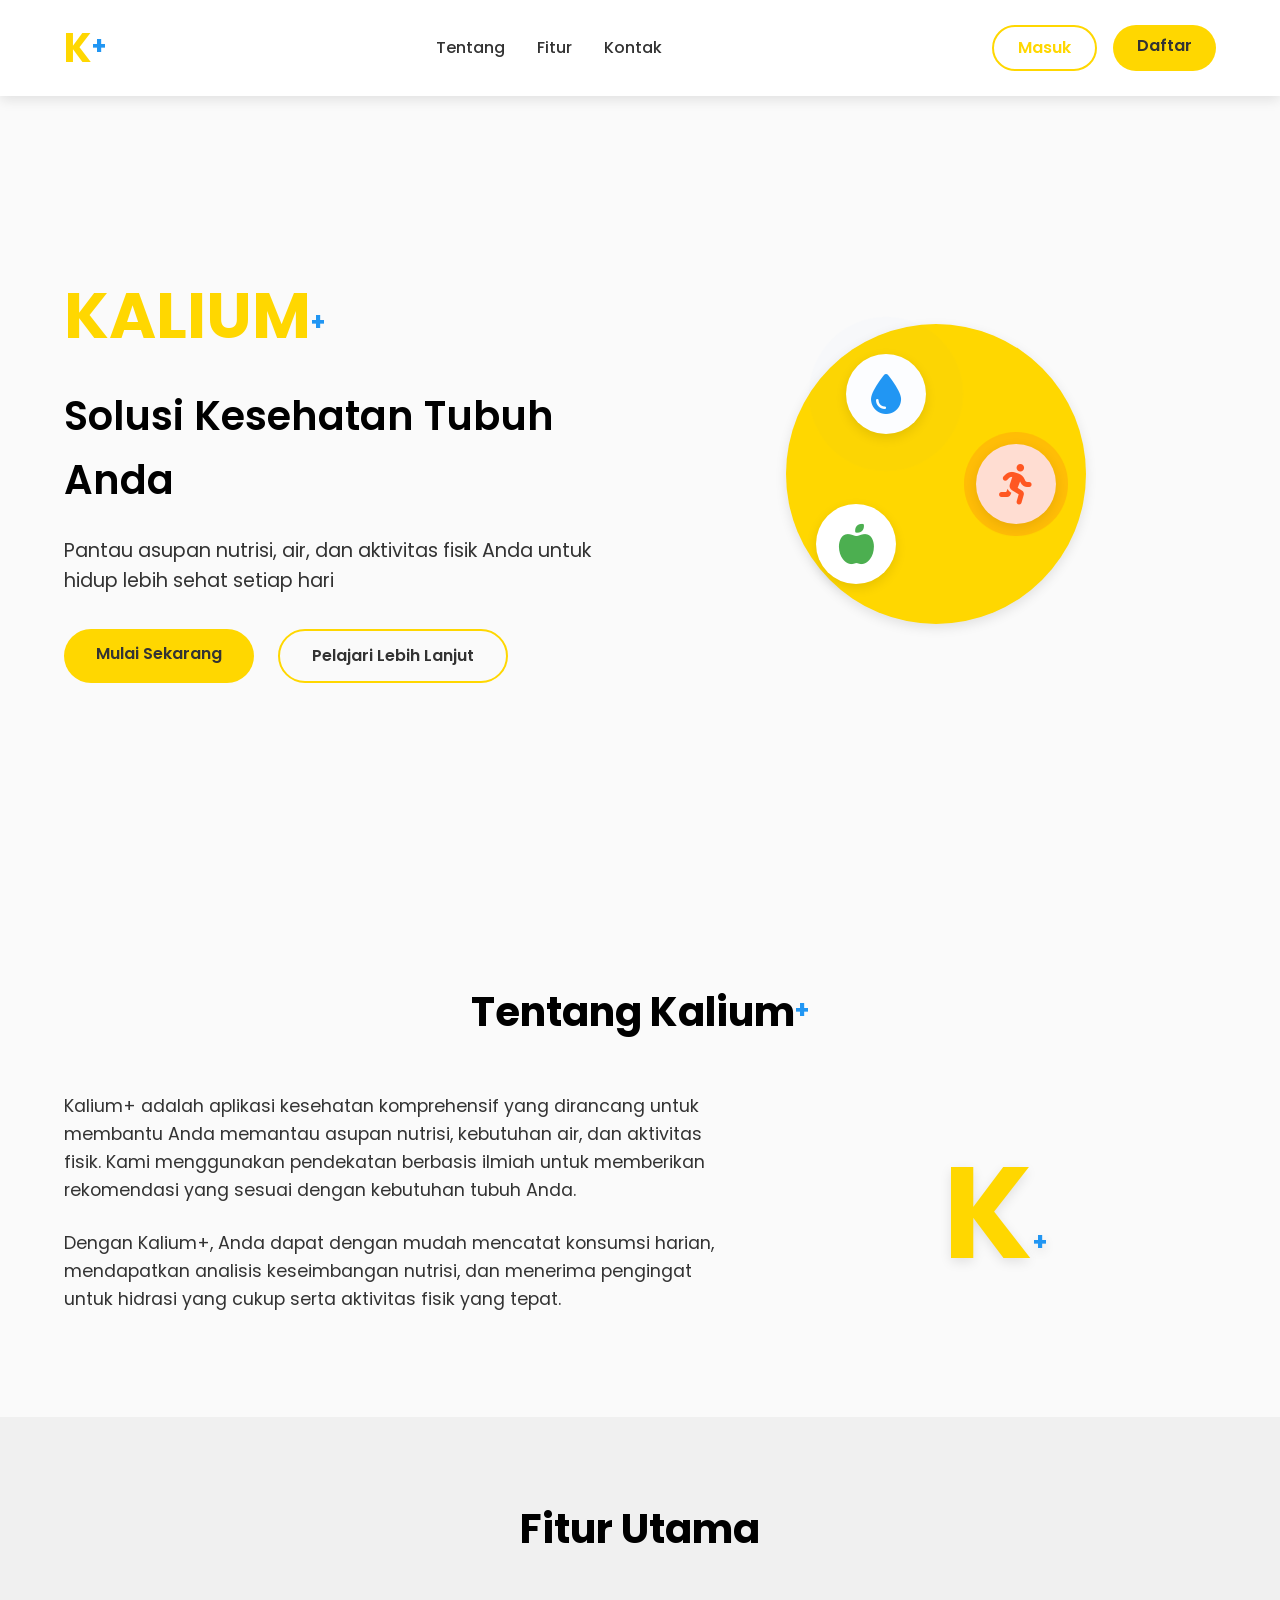
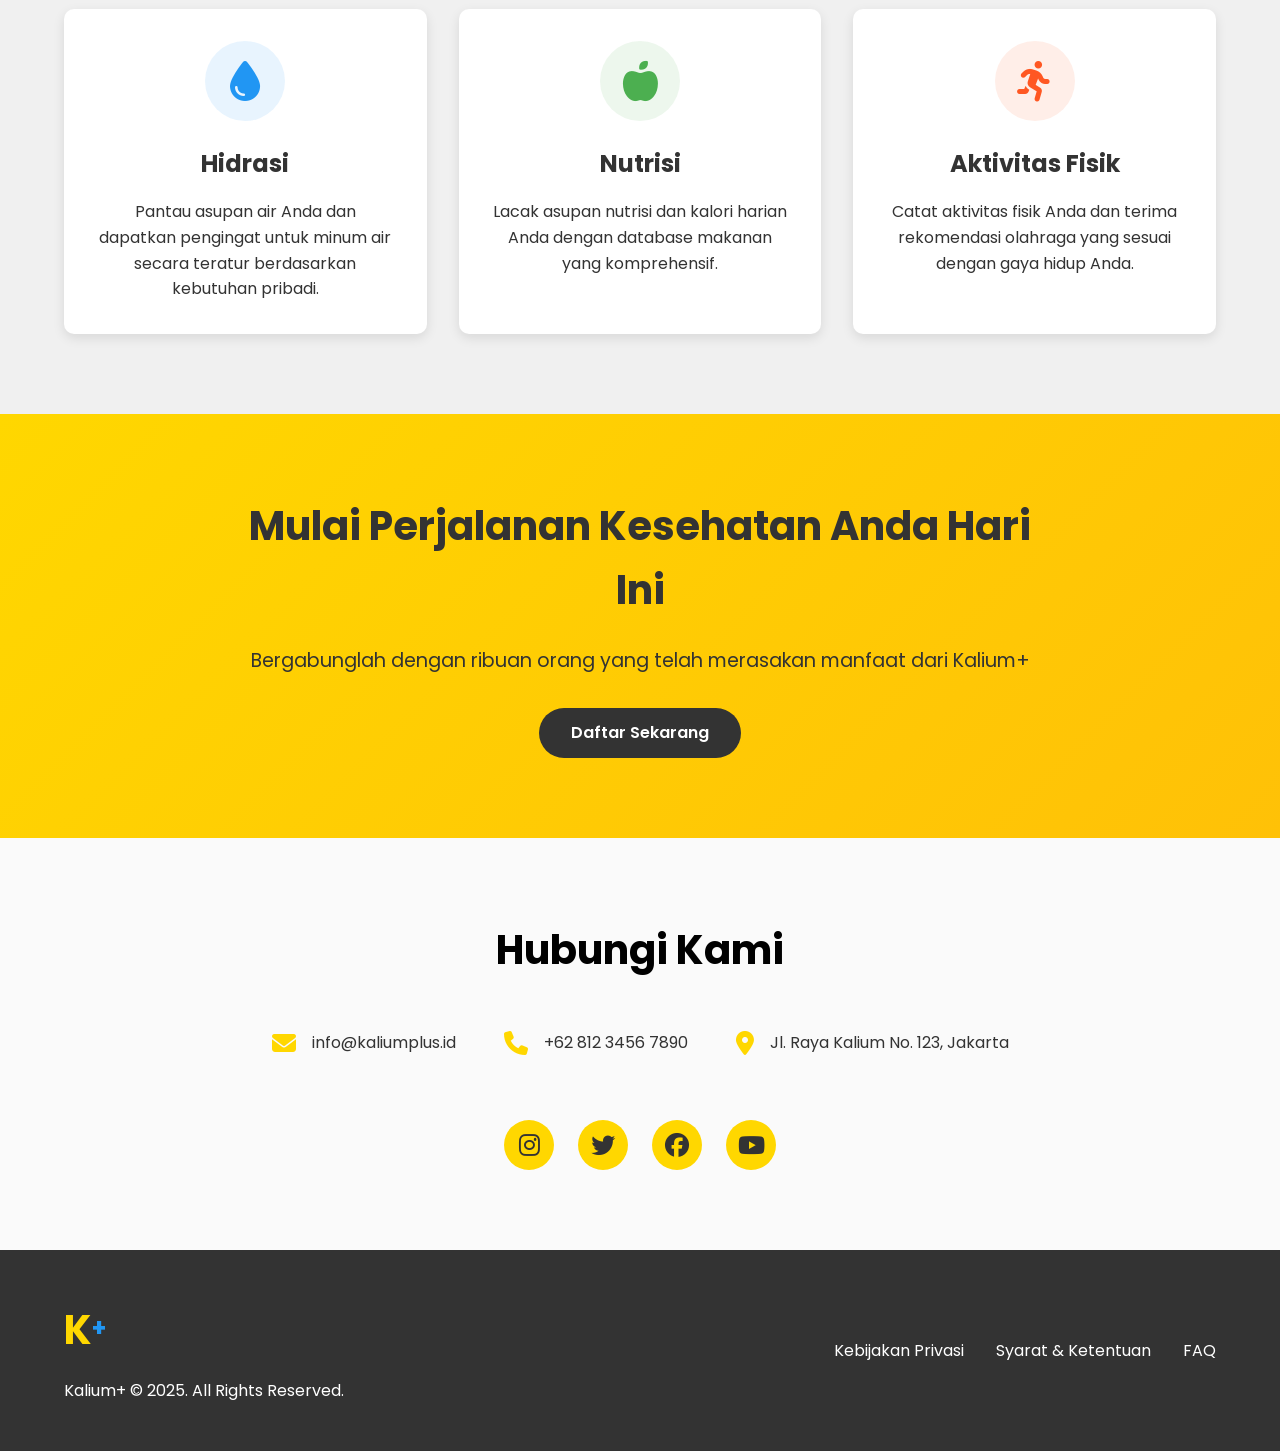
<file: templates/index.html>
<!DOCTYPE html>
<html lang="id">
<head>
    <meta charset="UTF-8">
    <meta name="viewport" content="width=device-width, initial-scale=1.0">
    <title>Kalium - Asupan Kesehatan Tubuh</title>
    <link rel="stylesheet" href="/static/styles.css">
    <link rel="stylesheet" href="https://cdnjs.cloudflare.com/ajax/libs/font-awesome/6.1.1/css/all.min.css">
    <script src="https://cdnjs.cloudflare.com/ajax/libs/gsap/3.9.1/gsap.min.js"></script>
</head>
<body>
    <header>
        <nav>
            <div class="logo-container">
                <div class="logo">K<span class="plus">+</span></div>
            </div>
            <div class="nav-links">
                <a href="#tentang">Tentang</a>
                <a href="#fitur">Fitur</a>
                <a href="#kontak">Kontak</a>
            </div>
            <div class="auth-buttons">
                <a href="/auth/login" class="login-btn">Masuk</a>
                <a href="/auth/register" class="register-btn">Daftar</a>
            </div>
            <div class="hamburger">
                <span></span>
                <span></span>
                <span></span>
            </div>
        </nav>
    </header>

    <main>
        <section class="hero">
            <div class="hero-content">
                <h1>KALIUM<span class="plus">+</span></h1>
                <h2>Solusi Kesehatan Tubuh Anda</h2>
                <p>Pantau asupan nutrisi, air, dan aktivitas fisik Anda untuk hidup lebih sehat setiap hari</p>
                <div class="hero-buttons">
                    <a href="/auth/register" class="cta-button">Mulai Sekarang</a>
                    <a href="#tentang" class="learn-more">Pelajari Lebih Lanjut</a>
                </div>
            </div>
            <div class="hero-image">
                <div class="health-illustration">
                    <div class="water-animation">
                        <i class="fas fa-tint"></i>
                        <div class="ripple"></div>
                    </div>
                    <div class="nutrition-animation">
                        <i class="fas fa-apple-alt"></i>
                        <div class="pulse"></div>
                    </div>
                    <div class="exercise-animation">
                        <i class="fas fa-running"></i>
                        <div class="heartbeat"></div>
                    </div>
                </div>
            </div>
        </section>

        <section id="tentang" class="about">
            <h2>Tentang Kalium<span class="plus">+</span></h2>
            <div class="about-content">
                <div class="about-text">
                    <p>Kalium+ adalah aplikasi kesehatan komprehensif yang dirancang untuk membantu Anda memantau asupan nutrisi, kebutuhan air, dan aktivitas fisik. Kami menggunakan pendekatan berbasis ilmiah untuk memberikan rekomendasi yang sesuai dengan kebutuhan tubuh Anda.</p>
                    <p>Dengan Kalium+, Anda dapat dengan mudah mencatat konsumsi harian, mendapatkan analisis keseimbangan nutrisi, dan menerima pengingat untuk hidrasi yang cukup serta aktivitas fisik yang tepat.</p>
                </div>
                <div class="about-image">
                    <div class="k-logo">
                        <span>K</span><span class="plus">+</span>
                    </div>
                </div>
            </div>
        </section>

        <section id="fitur" class="features">
            <h2>Fitur Utama</h2>
            <div class="feature-cards">
                <div class="feature-card water">
                    <div class="icon-container">
                        <i class="fas fa-tint"></i>
                    </div>
                    <h3>Hidrasi</h3>
                    <p>Pantau asupan air Anda dan dapatkan pengingat untuk minum air secara teratur berdasarkan kebutuhan pribadi.</p>
                </div>
                <div class="feature-card nutrition">
                    <div class="icon-container">
                        <i class="fas fa-apple-alt"></i>
                    </div>
                    <h3>Nutrisi</h3>
                    <p>Lacak asupan nutrisi dan kalori harian Anda dengan database makanan yang komprehensif.</p>
                </div>
                <div class="feature-card exercise">
                    <div class="icon-container">
                        <i class="fas fa-running"></i>
                    </div>
                    <h3>Aktivitas Fisik</h3>
                    <p>Catat aktivitas fisik Anda dan terima rekomendasi olahraga yang sesuai dengan gaya hidup Anda.</p>
                </div>
            </div>
        </section>

        <section class="cta">
            <div class="cta-content">
                <h2>Mulai Perjalanan Kesehatan Anda Hari Ini</h2>
                <p>Bergabunglah dengan ribuan orang yang telah merasakan manfaat dari Kalium+</p>
                <a href="/auth/register" class="cta-button">Daftar Sekarang</a>
            </div>
        </section>

        <section id="kontak" class="contact">
            <h2>Hubungi Kami</h2>
            <div class="contact-content">
                <div class="contact-info">
                    <div class="contact-item">
                        <i class="fas fa-envelope"></i>
                        <p>info@kaliumplus.id</p>
                    </div>
                    <div class="contact-item">
                        <i class="fas fa-phone"></i>
                        <p>+62 812 3456 7890</p>
                    </div>
                    <div class="contact-item">
                        <i class="fas fa-map-marker-alt"></i>
                        <p>Jl. Raya Kalium No. 123, Jakarta</p>
                    </div>
                </div>
                <div class="social-media">
                    <a href="#" class="social-icon"><i class="fab fa-instagram"></i></a>
                    <a href="#" class="social-icon"><i class="fab fa-twitter"></i></a>
                    <a href="#" class="social-icon"><i class="fab fa-facebook"></i></a>
                    <a href="#" class="social-icon"><i class="fab fa-youtube"></i></a>
                </div>
            </div>
        </section>
    </main>

    <footer>
        <div class="footer-content">
            <div class="footer-logo">
                <div class="logo">K<span class="plus">+</span></div>
                <p>Kalium+ © 2025. All Rights Reserved.</p>
            </div>
            <div class="footer-links">
                <ul>
                    <li><a href="#">Kebijakan Privasi</a></li>
                    <li><a href="#">Syarat & Ketentuan</a></li>
                    <li><a href="#">FAQ</a></li>
                </ul>
            </div>
        </div>
    </footer>

    <script>
        // Hamburger menu functionality
        document.querySelector('.hamburger').addEventListener('click', function() {
            this.classList.toggle('active');
            document.querySelector('.nav-links').classList.toggle('active');
            document.querySelector('.auth-buttons').classList.toggle('active');
        });

        // Logo animation
        gsap.to(".logo .plus", {
            rotation: 360,
            duration: 4,
            repeat: -1,
            ease: "power1.inOut"
        });

        // Water animation
        gsap.to(".water-animation .ripple", {
            scale: 2,
            opacity: 0,
            duration: 2,
            repeat: -1,
            ease: "power1.out"
        });

        // Nutrition animation
        gsap.to(".nutrition-animation .pulse", {
            scale: 1.5,
            opacity: 0,
            duration: 1.5,
            repeat: -1,
            ease: "power1.inOut"
        });

        // Exercise animation
        gsap.to(".exercise-animation .heartbeat", {
            scale: 1.3,
            duration: 0.5,
            repeat: -1,
            yoyo: true,
            ease: "power1.inOut"
        });

        // Scroll animations
        window.addEventListener('scroll', function() {
            const sections = document.querySelectorAll('section');
            sections.forEach(section => {
                const sectionTop = section.getBoundingClientRect().top;
                if (sectionTop < window.innerHeight * 0.75) {
                    section.classList.add('visible');
                }
            });
        });
    </script>
</body>
</html>
</file>
<file: static/styles.css>
/* styles.css */
@import url('https://fonts.googleapis.com/css2?family=Poppins:wght@300;400;500;600;700&display=swap');

:root {
    --primary: #FFD700;
    --primary-dark: #FFC107;
    --secondary: #2196F3;
    --accent: #FF9800;
    --text-dark: #333333;
    --text-light: #FFFFFF;
    --background: #FAFAFA;
    --background-alt: #F0F0F0;
    --shadow: 0 4px 12px rgba(0, 0, 0, 0.1);
}

* {
    margin: 0;
    padding: 0;
    box-sizing: border-box;
}

body {
    font-family: 'Poppins', sans-serif;
    background-color: var(--background);
    color: var(--text-dark);
    line-height: 1.6;
    overflow-x: hidden;
}

a {
    text-decoration: none;
    color: inherit;
}

/* Header & Navigation */
header {
    position: fixed;
    top: 0;
    width: 100%;
    background-color: rgba(255, 255, 255, 0.95);
    box-shadow: var(--shadow);
    z-index: 1000;
}

nav {
    display: flex;
    justify-content: space-between;
    align-items: center;
    padding: 1rem 5%;
    max-width: 1400px;
    margin: 0 auto;
}

.logo-container {
    display: flex;
    align-items: center;
}

.logo {
    font-size: 2.5rem;
    font-weight: 700;
    color: var(--primary);
    position: relative;
}

.plus {
    color: var(--secondary);
    font-size: 1.5rem;
    position: relative;
    top: -0.5rem;
}

.nav-links {
    display: flex;
    gap: 2rem;
}

.nav-links a {
    color: var(--text-dark);
    font-weight: 500;
    transition: color 0.3s;
}

.nav-links a:hover {
    color: var(--primary);
}

.auth-buttons {
    display: flex;
    gap: 1rem;
}

.login-btn {
    padding: 0.5rem 1.5rem;
    border: 2px solid var(--primary);
    border-radius: 50px;
    color: var(--primary);
    font-weight: 600;
    transition: all 0.3s;
}

.login-btn:hover {
    background-color: var(--primary);
    color: var(--text-dark);
}

.register-btn {
    padding: 0.5rem 1.5rem;
    background-color: var(--primary);
    border-radius: 50px;
    color: var(--text-dark);
    font-weight: 600;
    transition: all 0.3s;
}

.register-btn:hover {
    background-color: var(--primary-dark);
}

.hamburger {
    display: none;
    cursor: pointer;
}

.hamburger span {
    display: block;
    width: 25px;
    height: 3px;
    margin: 5px 0;
    background-color: var(--text-dark);
    transition: all 0.3s;
}

/* Hero Section */
.hero {
    display: flex;
    align-items: center;
    min-height: 100vh;
    padding: 6rem 5% 3rem;
    max-width: 1400px;
    margin: 0 auto;
}

.hero-content {
    flex: 1;
    padding-right: 2rem;
}

.hero-content h1 {
    font-size: 4rem;
    font-weight: 700;
    color: var(--primary);
    margin-bottom: 1rem;
}

.hero-content h2 {
    font-size: 2.5rem;
    font-weight: 600;
    margin-bottom: 1.5rem;
}

.hero-content p {
    font-size: 1.2rem;
    margin-bottom: 2rem;
    max-width: 600px;
}

.hero-buttons {
    display: flex;
    gap: 1.5rem;
    flex-wrap: wrap;
}

.cta-button {
    padding: 0.75rem 2rem;
    background-color: var(--primary);
    border-radius: 50px;
    color: var(--text-dark);
    font-weight: 600;
    transition: all 0.3s;
    text-align: center;
}

.cta-button:hover {
    background-color: var(--primary-dark);
    transform: translateY(-3px);
}

.learn-more {
    padding: 0.75rem 2rem;
    border: 2px solid var(--primary);
    border-radius: 50px;
    color: var(--text-dark);
    font-weight: 600;
    transition: all 0.3s;
    text-align: center;
}

.learn-more:hover {
    background-color: var(--primary);
    transform: translateY(-3px);
}

.hero-image {
    flex: 1;
    display: flex;
    justify-content: center;
    align-items: center;
}

.health-illustration {
    position: relative;
    width: 300px;
    height: 300px;
    background-color: var(--primary);
    border-radius: 50%;
    display: flex;
    justify-content: center;
    align-items: center;
    box-shadow: var(--shadow);
}

/* Animations */
.water-animation, .nutrition-animation, .exercise-animation {
    position: absolute;
    display: flex;
    justify-content: center;
    align-items: center;
    width: 80px;
    height: 80px;
    background-color: white;
    border-radius: 50%;
    box-shadow: var(--shadow);
}

.water-animation {
    top: 10%;
    left: 20%;
}

.nutrition-animation {
    top: 60%;
    left: 10%;
}

.exercise-animation {
    top: 40%;
    right: 10%;
}

.water-animation i, .nutrition-animation i, .exercise-animation i {
    font-size: 2.5rem;
    z-index: 2;
}

.water-animation i {
    color: var(--secondary);
}

.nutrition-animation i {
    color: #4CAF50;
}

.exercise-animation i {
    color: #FF5722;
}

.ripple, .pulse, .heartbeat {
    position: absolute;
    width: 100%;
    height: 100%;
    border-radius: 50%;
    z-index: 1;
}

.ripple {
    background-color: rgba(33, 150, 243, 0.2);
}

.pulse {
    background-color: rgba(76, 175, 80, 0.2);
}

.heartbeat {
    background-color: rgba(255, 87, 34, 0.2);
}

/* About Section */
.about {
    padding: 5rem 5%;
    max-width: 1400px;
    margin: 0 auto;
    opacity: 0;
    transform: translateY(20px);
    transition: all 0.8s ease;
}

.about.visible {
    opacity: 1;
    transform: translateY(0);
}

.about h2 {
    font-size: 2.5rem;
    text-align: center;
    margin-bottom: 3rem;
}

.about-content {
    display: flex;
    gap: 3rem;
    align-items: center;
}

.about-text {
    flex: 1.5;
}

.about-text p {
    margin-bottom: 1.5rem;
    font-size: 1.1rem;
}

.about-image {
    flex: 1;
    display: flex;
    justify-content: center;
}

.k-logo {
    font-size: 8rem;
    font-weight: 700;
    color: var(--primary);
    position: relative;
    text-shadow: var(--shadow);
}

/* Features Section */
.features {
    padding: 5rem 5%;
    background-color: var(--background-alt);
    opacity: 0;
    transform: translateY(20px);
    transition: all 0.8s ease;
}

.features.visible {
    opacity: 1;
    transform: translateY(0);
}

.features h2 {
    font-size: 2.5rem;
    text-align: center;
    margin-bottom: 3rem;
}

.feature-cards {
    display: flex;
    justify-content: space-between;
    gap: 2rem;
    max-width: 1400px;
    margin: 0 auto;
    flex-wrap: wrap;
}

.feature-card {
    flex: 1;
    min-width: 300px;
    background-color: white;
    border-radius: 10px;
    padding: 2rem;
    text-align: center;
    box-shadow: var(--shadow);
    transition: all 0.3s;
}

.feature-card:hover {
    transform: translateY(-10px);
}

.icon-container {
    width: 80px;
    height: 80px;
    border-radius: 50%;
    display: flex;
    justify-content: center;
    align-items: center;
    margin: 0 auto 1.5rem;
}

.water .icon-container {
    background-color: rgba(33, 150, 243, 0.1);
}

.nutrition .icon-container {
    background-color: rgba(76, 175, 80, 0.1);
}

.exercise .icon-container {
    background-color: rgba(255, 87, 34, 0.1);
}

.feature-card i {
    font-size: 2.5rem;
}

.water i {
    color: var(--secondary);
}

.nutrition i {
    color: #4CAF50;
}

.exercise i {
    color: #FF5722;
}

.feature-card h3 {
    margin-bottom: 1rem;
    font-size: 1.5rem;
}

/* CTA Section */
.cta {
    padding: 5rem 5%;
    background: linear-gradient(135deg, var(--primary) 0%, var(--primary-dark) 100%);
    text-align: center;
    opacity: 0;
    transform: translateY(20px);
    transition: all 0.8s ease;
}

.cta.visible {
    opacity: 1;
    transform: translateY(0);
}

.cta-content {
    max-width: 800px;
    margin: 0 auto;
}

.cta h2 {
    font-size: 2.5rem;
    color: var(--text-dark);
    margin-bottom: 1.5rem;
}

.cta p {
    font-size: 1.2rem;
    color: var(--text-dark);
    margin-bottom: 2rem;
}

.cta .cta-button {
    background-color: var(--text-dark);
    color: var(--text-light);
    display: inline-block;
}

.cta .cta-button:hover {
    background-color: var(--text-light);
    color: var(--text-dark);
}

/* Contact Section */
.contact {
    padding: 5rem 5%;
    max-width: 1400px;
    margin: 0 auto;
    opacity: 0;
    transform: translateY(20px);
    transition: all 0.8s ease;
}

.contact.visible {
    opacity: 1;
    transform: translateY(0);
}

.contact h2 {
    font-size: 2.5rem;
    text-align: center;
    margin-bottom: 3rem;
}

.contact-content {
    display: flex;
    flex-direction: column;
    gap: 2rem;
    align-items: center;
}

.contact-info {
    display: flex;
    flex-wrap: wrap;
    gap: 3rem;
    justify-content: center;
}

.contact-item {
    display: flex;
    align-items: center;
    gap: 1rem;
}

.contact-item i {
    font-size: 1.5rem;
    color: var(--primary);
}

.social-media {
    display: flex;
    gap: 1.5rem;
    margin-top: 2rem;
}

.social-icon {
    width: 50px;
    height: 50px;
    border-radius: 50%;
    background-color: var(--primary);
    display: flex;
    justify-content: center;
    align-items: center;
    color: var(--text-dark);
    font-size: 1.5rem;
    transition: all 0.3s;
}

.social-icon:hover {
    background-color: var(--primary-dark);
    transform: translateY(-5px);
}

/* Footer */
footer {
    background-color: var(--text-dark);
    color: var(--text-light);
    padding: 3rem 5%;
}

.footer-content {
    display: flex;
    justify-content: space-between;
    align-items: center;
    max-width: 1400px;
    margin: 0 auto;
    flex-wrap: wrap;
    gap: 2rem;
}

.footer-logo {
    display: flex;
    flex-direction: column;
    gap: 1rem;
}

.footer-links ul {
    display: flex;
    gap: 2rem;
    list-style: none;
}

.footer-links a {
    color: var(--text-light);
    transition: color 0.3s;
}

.footer-links a:hover {
    color: var(--primary);
}

/* Form Styles */
.container {
    background: #ffffff;
    padding: 2rem;
    border-radius: 8px;
    box-shadow: 0 4px 6px rgba(0, 0, 0, 0.1);
    width: 350px;
    text-align: center;
    color: #000000;
}

h2 {
    font-size: 1.5rem;
    margin-bottom: 1rem;
    color: #000000;
}

input {
    width: 100%;
    padding: 10px;
    margin: 8px 0;
    border: 1px solid #000000;
    border-radius: 5px;
    font-size: 1rem;
    background-color: #ffffff;
    color: #000000;
}

button {
    width: 100%;
    background-color: var(--primary);
    color: #000000;
    border: none;
    padding: 10px;
    border-radius: 5px;
    cursor: pointer;
    font-size: 1rem;
    transition: background-color 0.3s;
}

button:hover {
    background-color: var(--primary-dark);
}

.text-red {
    color: red;
    font-size: 0.875rem;
}

.link {
    color: var(--primary);
    text-decoration: none;
}

.link:hover {
    text-decoration: underline;
}

/* Responsive Styles */
@media (max-width: 1200px) {
    .hero-content h1 {
        font-size: 3.5rem;
    }
    
    .hero-content h2 {
        font-size: 2rem;
    }
}

@media (max-width: 992px) {
    .hero {
        flex-direction: column;
        gap: 3rem;
        text-align: center;
    }
    
    .hero-content {
        padding-right: 0;
    }
    
    .hero-content p {
        margin: 0 auto 2rem;
    }
    
    .hero-buttons {
        justify-content: center;
    }
    
    .about-content {
        flex-direction: column;
    }
    
    .feature-cards {
        justify-content: center;
    }
}

@media (max-width: 768px) {
    .hamburger {
        display: block;
    }
    
    .nav-links, .auth-buttons {
        position: absolute;
        top: 100%;
        left: 0;
        width: 100%;
        background-color: white;
        flex-direction: column;
        align-items: center;
        padding: 1rem 0;
        gap: 1rem;
        box-shadow: var(--shadow);
        opacity: 0;
        pointer-events: none;
        transform: translateY(-10px);
        transition: all 0.3s;
    }
    
    .nav-links.active, .auth-buttons.active {
        opacity: 1;
        pointer-events: all;
        transform: translateY(0);
    }
    
    .auth-buttons {
        top: calc(100% + 170px);
    }
    
    .hamburger.active span:nth-child(1) {
        transform: rotate(45deg) translate(5px, 6px);
    }
    
    .hamburger.active span:nth-child(2) {
        opacity: 0;
    }
    
    .hamburger.active span:nth-child(3) {
        transform: rotate(-45deg) translate(5px, -6px);
    }
    
    .hero-content h1 {
        font-size: 3rem;
    }
    
    .hero-content h2 {
        font-size: 1.8rem;
    }
    
    .hero-content p {
        font-size: 1.1rem;
    }
    
    .footer-content {
        flex-direction: column;
        gap: 2rem;
        text-align: center;
    }
    
    .footer-logo {
        align-items: center;
    }
    
    .footer-links ul {
        flex-direction: column;
        gap: 1rem;
    }
}

@media (max-width: 480px) {
    .hero-content h1 {
        font-size: 2.5rem;
    }
    
    .hero-content h2 {
        font-size: 1.5rem;
    }
    
    .hero-buttons {
        flex-direction: column;
        width: 100%;
    }
    
    .contact-info {
        flex-direction: column;
        gap: 1.5rem;
    }
    
    section h2 {
        font-size: 2rem;
    }
}
</file>
